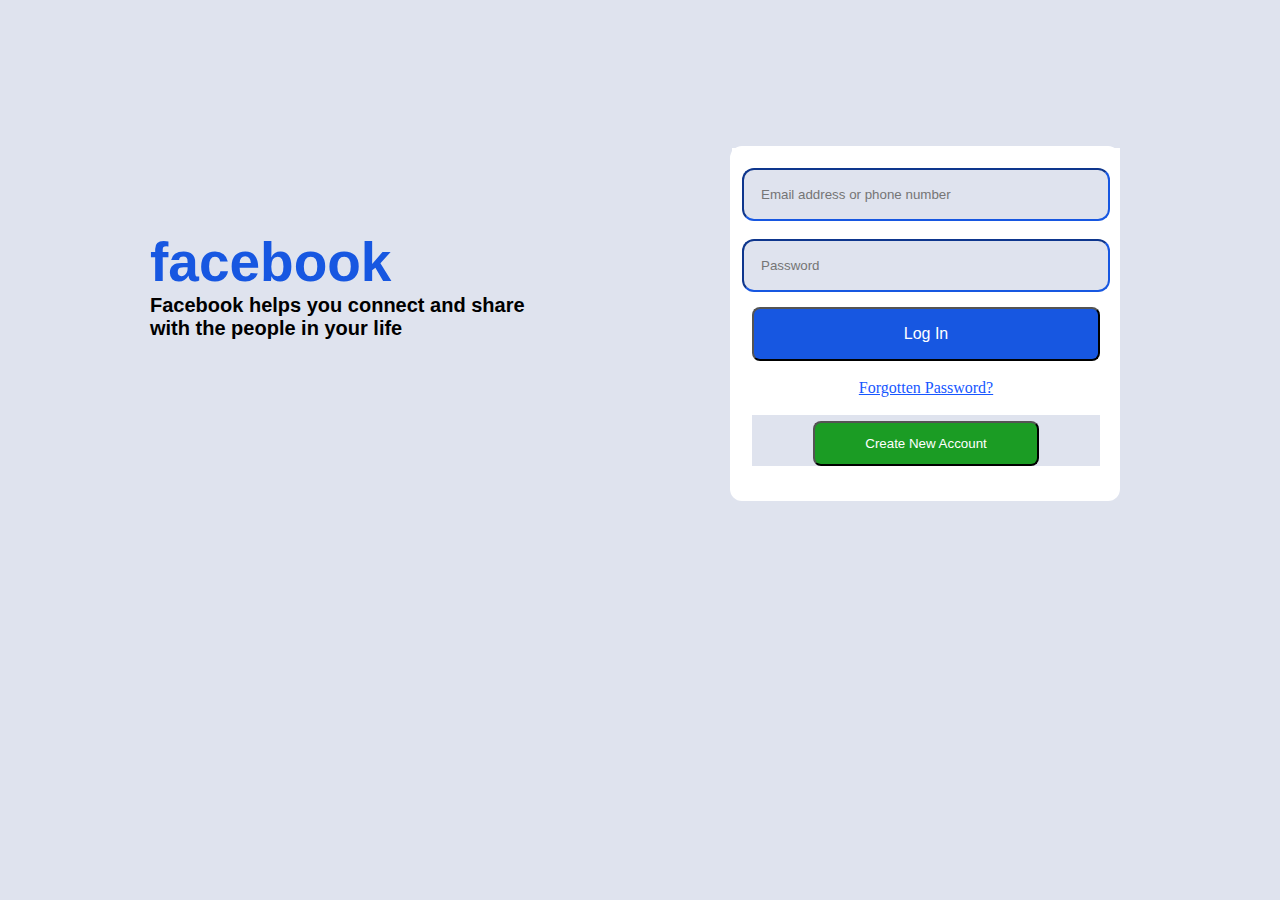
<file: Fb login/index.html>
<!DOCTYPE html>
<html lang="en">
<head>
    <meta charset="UTF-8">
    <meta http-equiv="X-UA-Compatible" content="IE=edge">
    <meta name="viewport" content="width=device-width, initial-scale=1.0">
    <title>Facebook Login</title>
    <link rel="stylesheet" href="style.css">
</head>
<body>
    <div class="mydiv">
        <h1 id="Text">
            facebook
        </h1>
        <h2 id="body">
            Facebook helps you connect and share<br>with the people in your life
        </h2>
    </div>
    <div class="imp">
        <form class="form">
            <input type="text" placeholder="Email address or phone number"><br><br>
            <input type="password" placeholder="Password"><br>
            <button class="one">Log In</button><br><br>
           <a href="" class="three">Forgotten Password?</a><br><br>
           
        <div>
           <button class="four">Create New Account</button>
        </div>
        </div>
           
        </form>
    
    
</body>
</html>
</file>
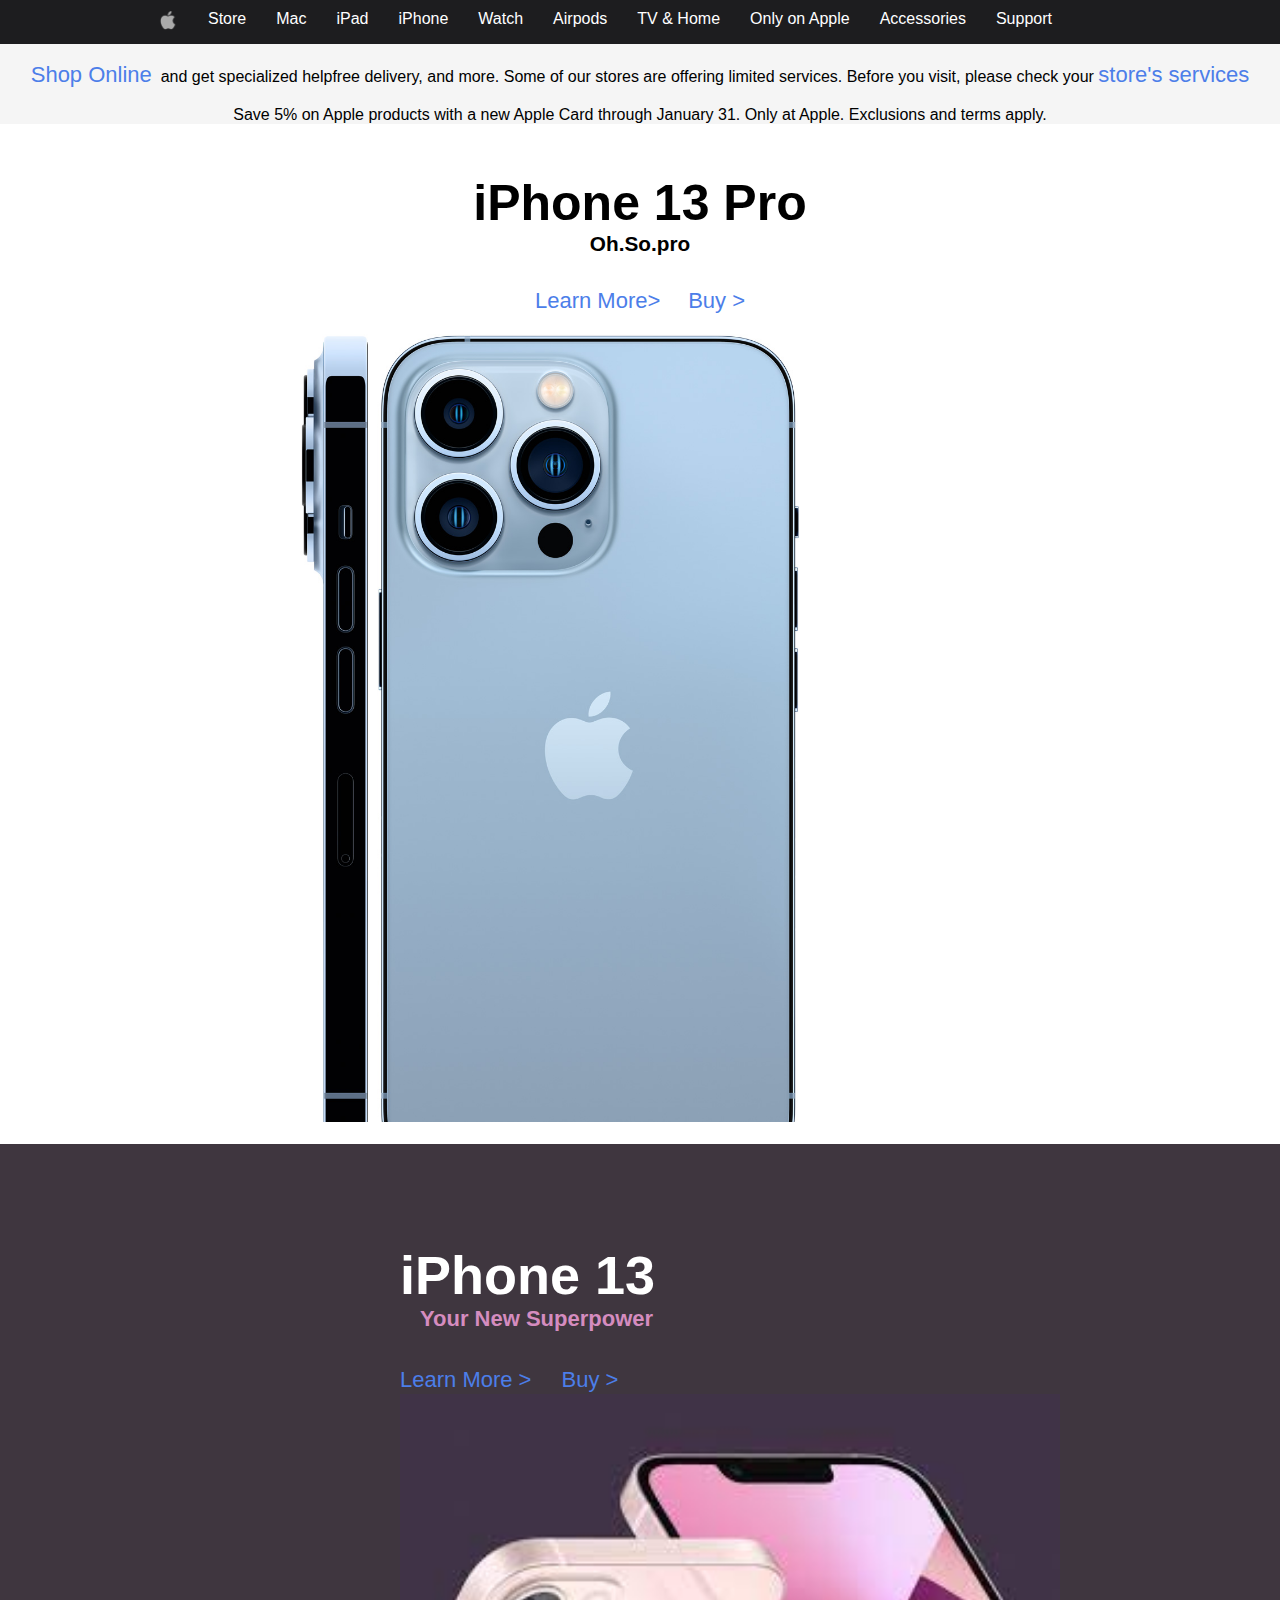
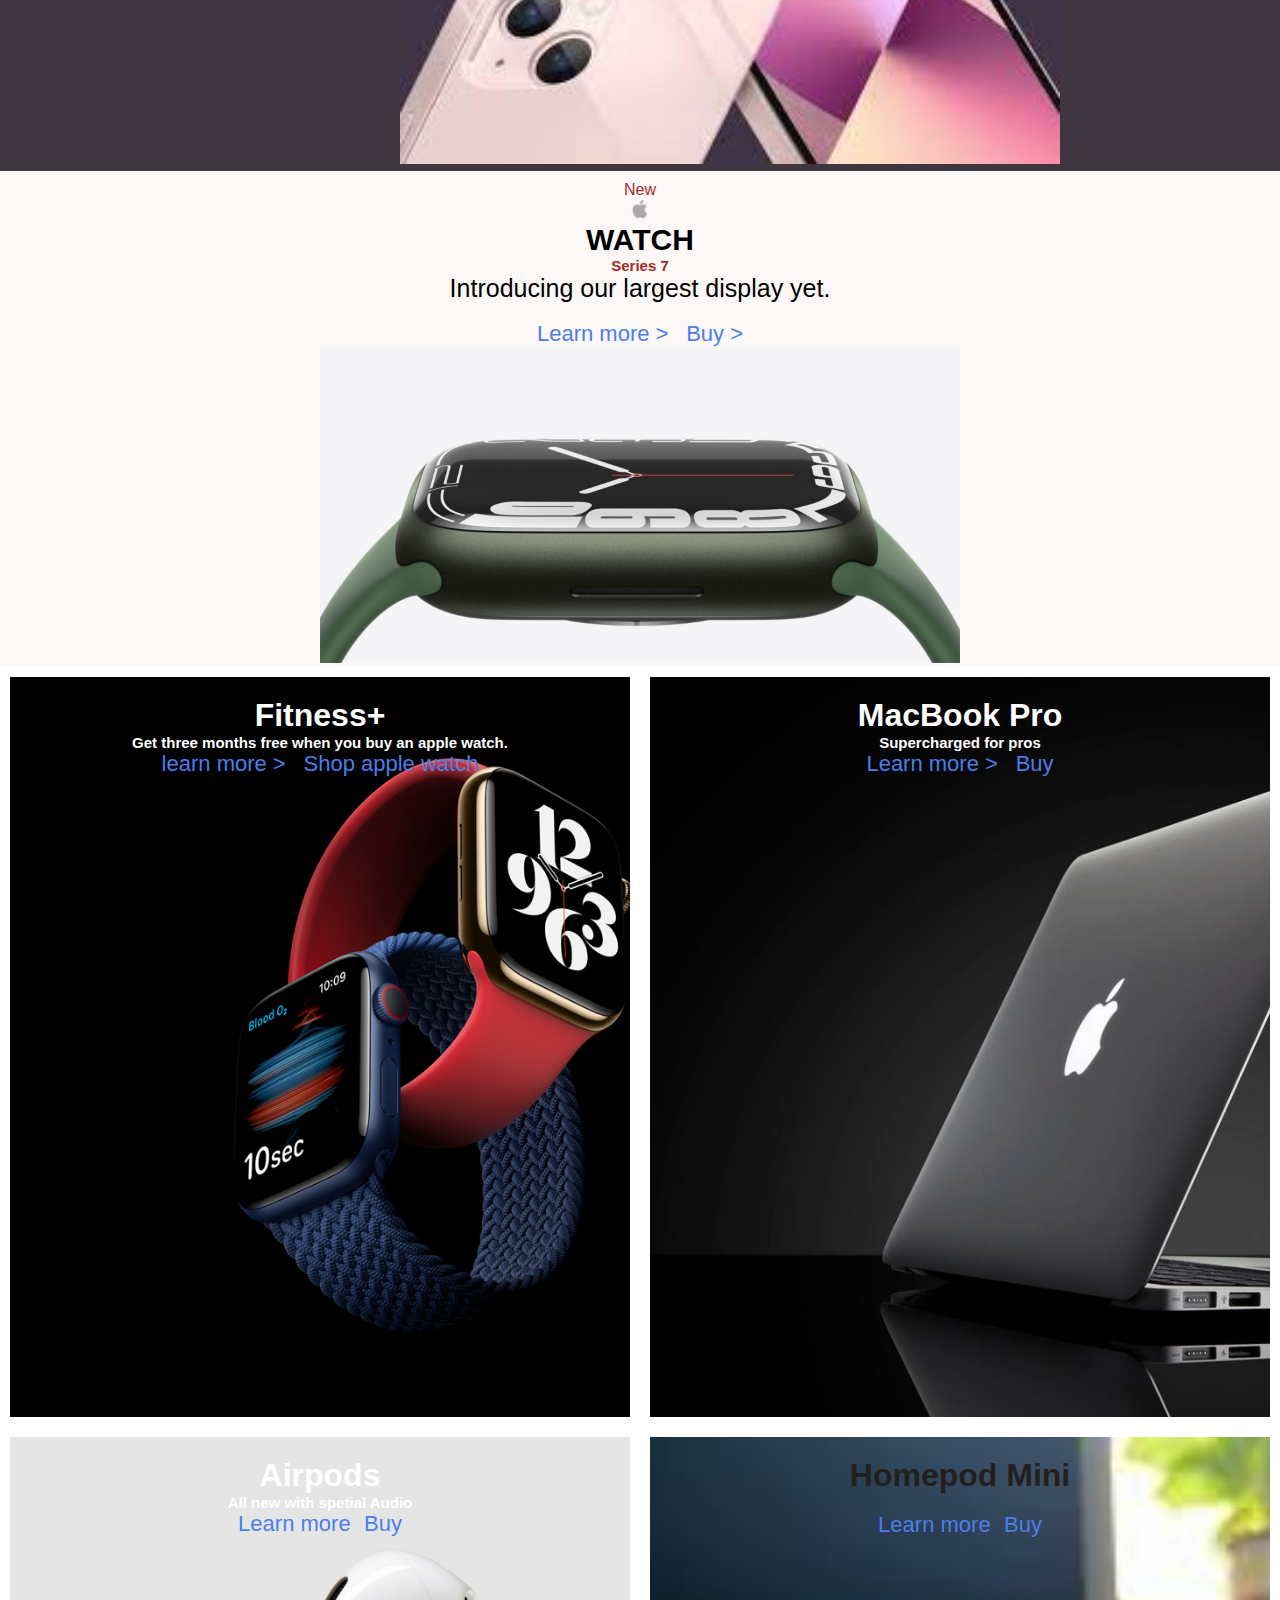
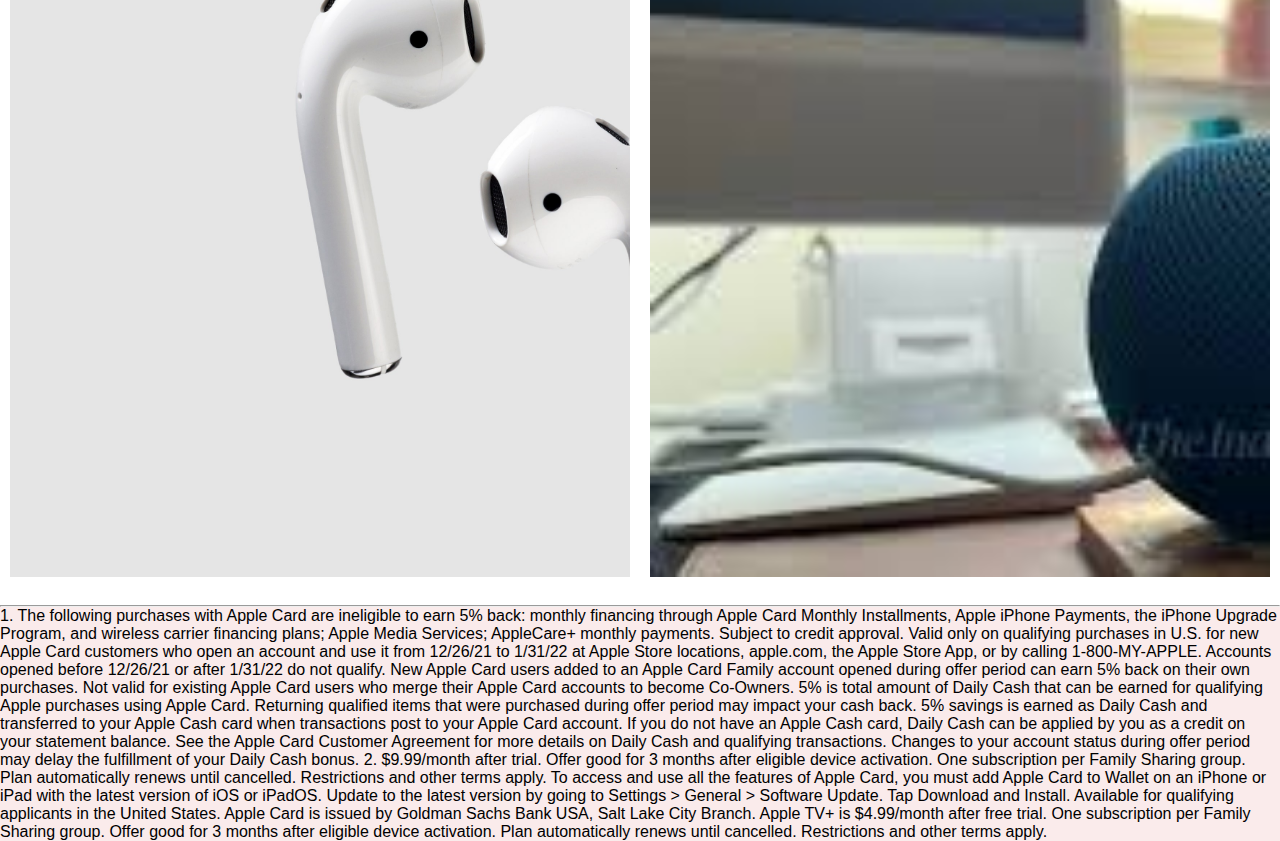
<file: Apple/apple.html>
<!DOCTYPE html>
<html lang="en">
<head>
    <meta charset="UTF-8">
    <meta http-equiv="X-UA-Compatible" content="IE=edge">
    <meta name="viewport" content="width=device-width, initial-scale=1.0">
    <title>Apple</title>
    <link rel="stylesheet" href="style.css">
</head>
<body>
    <div class="up">
        <ul>
           <li><a href="#"><img src="Apple-logo-2021.png" width="20" height="20"></a></li>
           <li><a href="#">Store</a></li>
           <li><a href="#">Mac</a></li>
           <li><a href="#">iPad</a></li>
           <li><a href="#">iPhone</a></li>
           <li><a href="#">Watch</a></li>
           <li><a href="#">Airpods</a></li>
           <li><a href="#">TV & Home</a></li>
           <li><a href="#">Only on Apple</a></li>
           <li><a href="#">Accessories</a></li>
           <li><a href="#">Support</a></li>
           <li><a href="#"></a></li>
        </ul>
    </div>
    <div class="down"><br>
       <p> <a href="">Shop Online</a>&nbsp and get specialized helpfree delivery, and more. Some of our stores are offering limited services. Before you visit, please check your <a href="">store's services</a><br><br>
        <p>Save 5% on Apple products with a new Apple Card through January 31. Only at Apple. Exclusions and terms apply.</p>
    </div>
    <div class="left">
        <h1>iPhone 13 Pro</h1>
        <h5>Oh.So.pro</h5><br>
        <p><a href="">Learn More></a>&nbsp &nbsp <a href="">Buy ></a></p>
    </div>
   <p><img src="water_resistant__gnhxpuloslay_large.jpg" width="500px"></p><br>
    <div class="right">
        <h1>iPhone 13</h1>
        <h5>Your New Superpower</h5><br>
        <p><a href="#">Learn More ></a>&nbsp &nbsp <a href="#">Buy ></a></p>
        <img class="first" src="images.jpg" alt=""width="100%"></img>
    </div>
    <div class="third">
        <p>New</p>
        <img src="Apple-logo-2021.png" width="20px"><h3>WATCH</h3>
        <h6>Series 7</h6>
        <p class="o">Introducing our largest display yet.</p><br>
        <p><a href="#">Learn more ></a>&nbsp &nbsp <a href="#">Buy ></a></p>
        <img src="Apple-Watch-Series-7-2.jpg"width="50%">
    </div>

  <div class="category">
      <div class="box" id="box1">
          <h1>Fitness+</h1>
          <h6>Get three months free when you buy an apple watch.</h6>
          <p><a href="#">learn more ></a>&nbsp &nbsp <a href="#">Shop apple watch</a></p>
  </div>
  <div class="box"id="box2">
      <h1>MacBook Pro</h1>
      <h6>Supercharged for pros</h6>
      <p><a href="#">Learn more ></a>&nbsp &nbsp <a href="#">Buy</a></p>
      </div>
      </div>

      <div class="cd">
          <div class="trio"id="trio1">
              <h1>Airpods</h1>
              <h6>All new with spetial Audio</h6>
              <p><a href="#">Learn more</a>&nbsp &nbsp<a href="#">Buy</a></p>
      </div>
      <div class="trio"id="trio2">
          <h1>Homepod Mini</h1><br>
          <p><a href="#">Learn more</a>&nbsp &nbsp<a href="#">Buy</a></p>
          </div>
      </div><br>
      <hr>
      <p class="pp">
        1. The following purchases with Apple Card are ineligible to earn 5% back: monthly financing through Apple Card Monthly Installments, Apple iPhone Payments, the iPhone Upgrade Program, and wireless carrier financing plans; Apple Media Services; AppleCare+ monthly payments. Subject to credit approval. Valid only on qualifying purchases in U.S. for new Apple Card customers who open an account and use it from 12/26/21 to 1/31/22 at Apple Store locations, apple.com, the Apple Store App, or by calling 1-800-MY-APPLE. Accounts opened before 12/26/21 or after 1/31/22 do not qualify. New Apple Card users added to an Apple Card Family account opened during offer period can earn 5% back on their own purchases. Not valid for existing Apple Card users who merge their Apple Card accounts to become Co-Owners. 5% is total amount of Daily Cash that can be earned for qualifying Apple purchases using Apple Card. Returning qualified items that were purchased during offer period may impact your cash back. 5% savings is earned as Daily Cash and transferred to your Apple Cash card when transactions post to your Apple Card account. If you do not have an Apple Cash card, Daily Cash can be applied by you as a credit on your statement balance. See the Apple Card Customer Agreement for more details on Daily Cash and qualifying transactions. Changes to your account status during offer period may delay the fulfillment of your Daily Cash bonus.
        2. $9.99/month after trial. Offer good for 3 months after eligible device activation. One subscription per Family Sharing group. Plan automatically renews until cancelled. Restrictions and other terms apply.
        To access and use all the features of Apple Card, you must add Apple Card to Wallet on an iPhone or iPad with the latest version of iOS or iPadOS. Update to the latest version by going to Settings > General > Software Update. Tap Download and Install.
        Available for qualifying applicants in the United States.
        Apple Card is issued by Goldman Sachs Bank USA, Salt Lake City Branch.
        Apple TV+ is $4.99/month after free trial. One subscription per Family Sharing group. Offer good for 3 months after eligible device activation. Plan automatically renews until cancelled. Restrictions and other terms apply.
      </p>
</body>
</html>
</file>
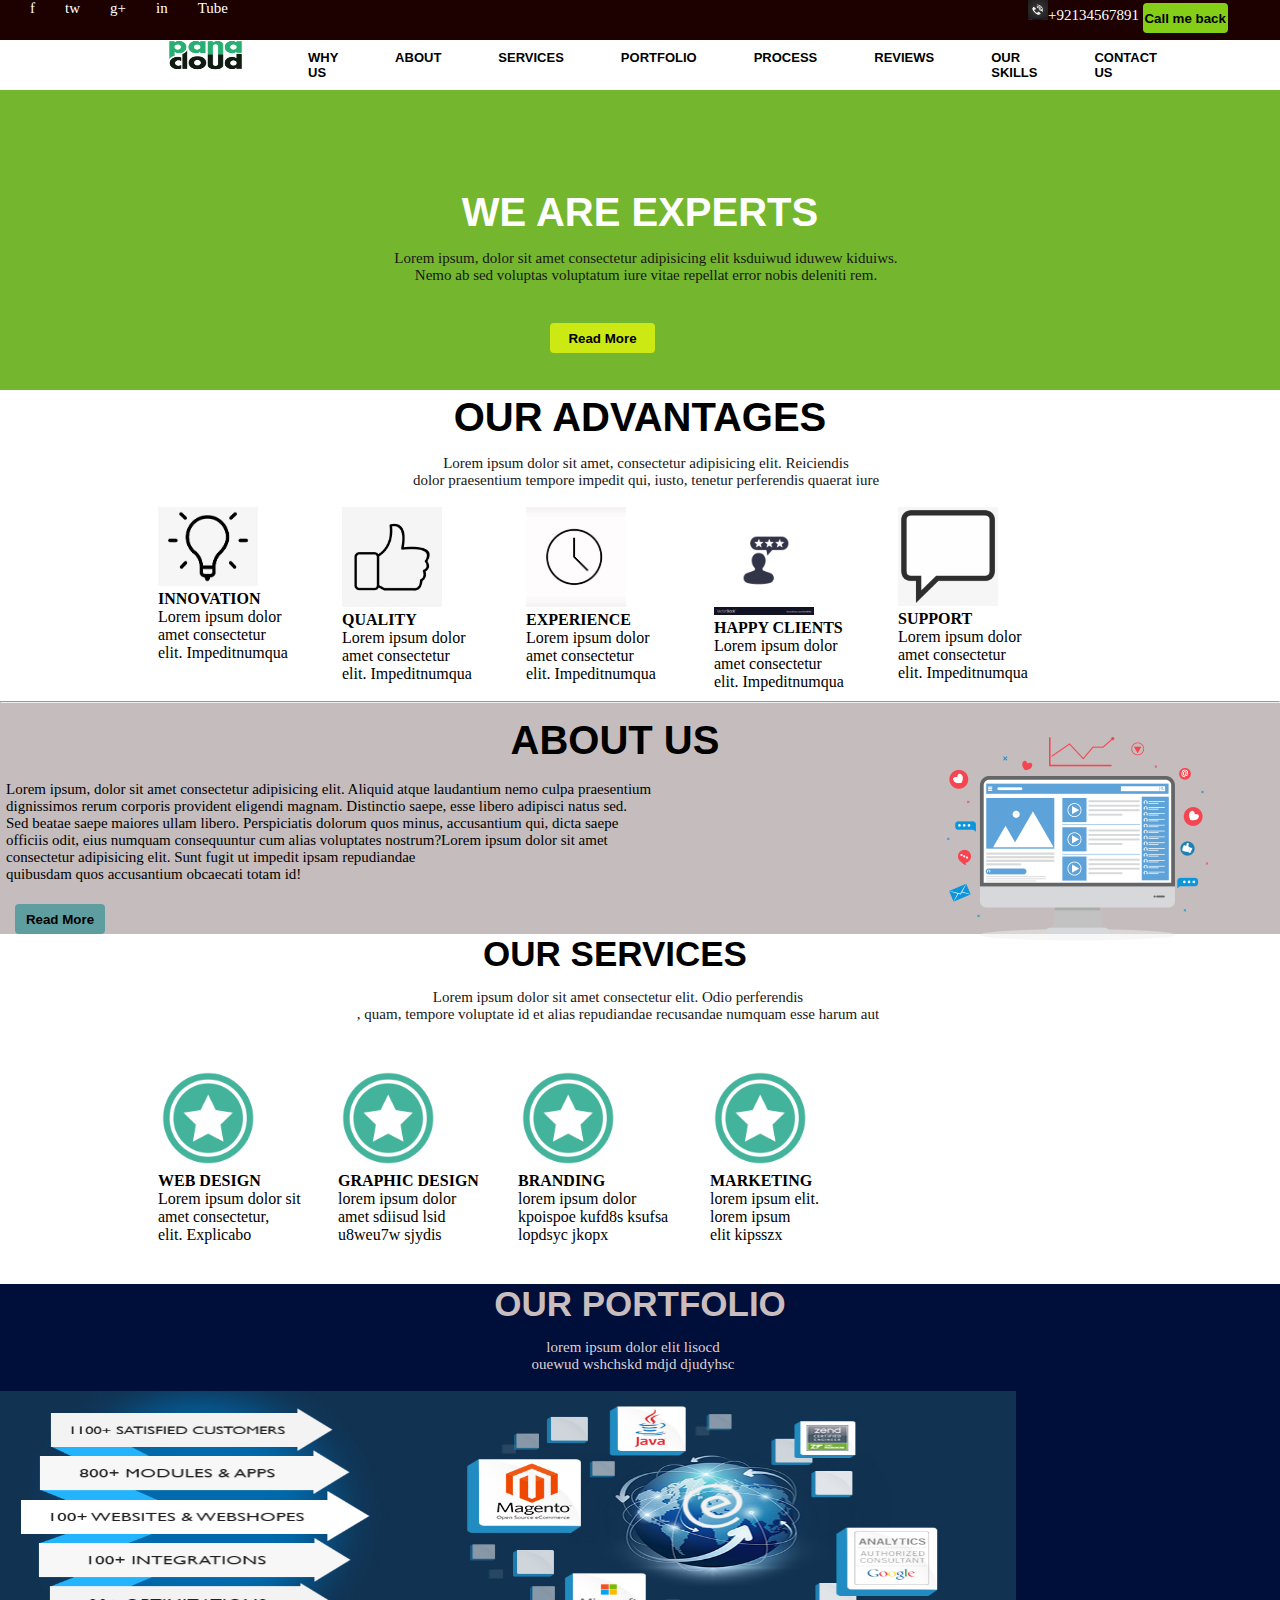
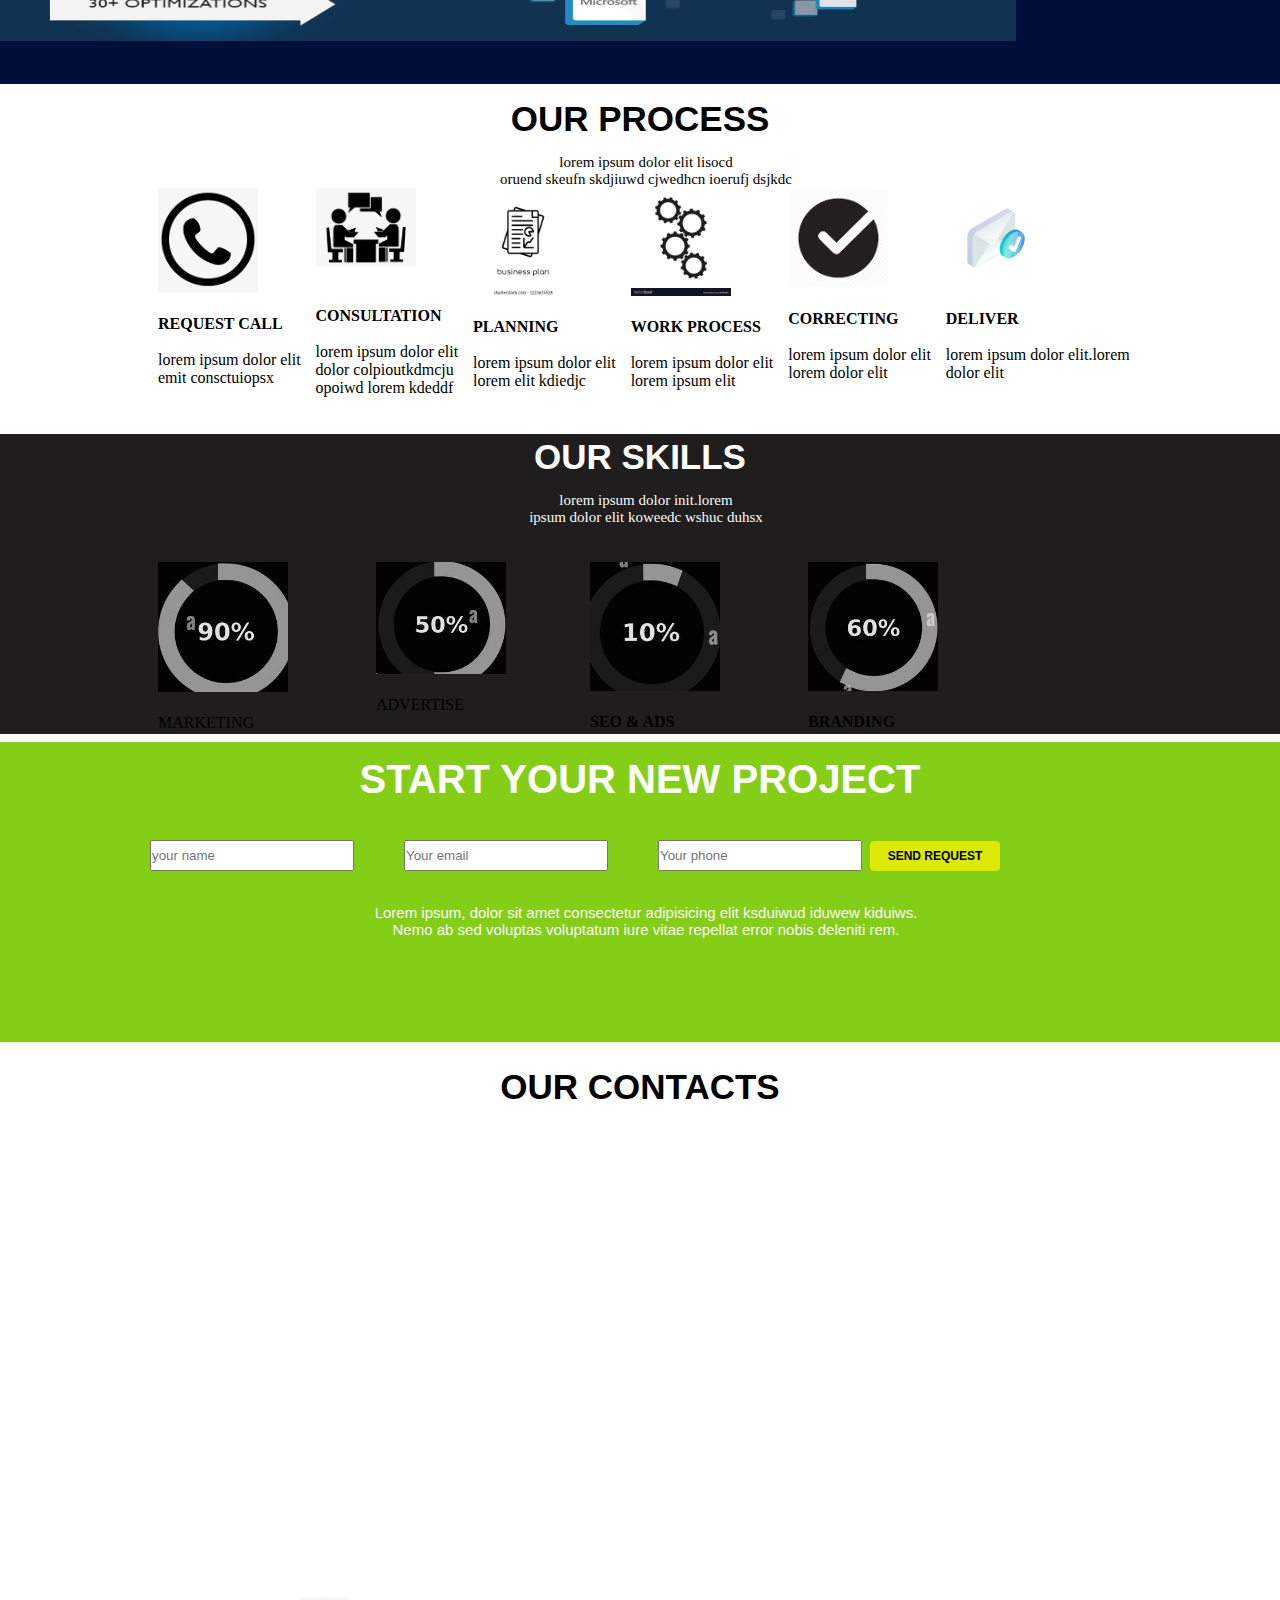
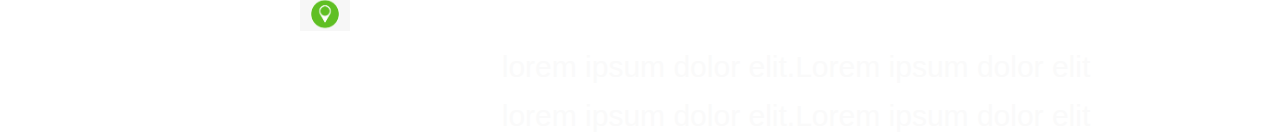
<file: css final assignment/panacloud.html>
<!DOCTYPE html>
<html lang="en">
<head>
    <meta charset="UTF-8">
    <meta http-equiv="X-UA-Compatible" content="IE=edge">
    <meta name="viewport" content="width=device-width, initial-scale=1.0">
    <title>pana cloud</title>
    <link rel="stylesheet" href="style.css">
</head>
<body>
    <nav class="ms">
    <div class="one">
        <li>f</li>
        <li>tw</li>
        <li>g+</li>
        <li>in</li>
        <li>Tube</li>
       
        <p><img src="iu.jpeg"width="20"height="20">+92134567891</p>&nbsp
        <button>Call me back</button>
    </nav>
    </div>
    <div class="two">
        <ul>
    
       <li><img src="panacloud.png"width="95"height="30"></li>
         <li><a href="#"> WHY US</a>
         <li><a href="#">ABOUT</a></li>
         <li><a href="#">SERVICES</a></li>
         <li><a href="#">PORTFOLIO</a></li>
         <li> <a href="#">PROCESS</a></li>
          <li><a href="#">REVIEWS</a></li>
         <li><a href="#">OUR SKILLS</a></li>
         <li> <a href="#">CONTACT US</a> </li>
             
        </ul>
    </div>

    <div class="three">
        <h1>WE ARE EXPERTS</h1>
        <p class="para">Lorem ipsum, dolor sit amet consectetur adipisicing elit ksduiwud iduwew kiduiws.<br> Nemo ab sed voluptas
                        voluptatum iure vitae repellat error nobis deleniti rem. </p><br><br>
             <button class="green">Read More</button>
    </div>
    <div class="four">
        <h1 class="heading">OUR ADVANTAGES</h1>
        <p class="para">Lorem ipsum dolor sit amet, consectetur adipisicing elit. Reiciendis<br>
                        dolor praesentium tempore impedit qui, iusto, tenetur perferendis quaerat iure</p>
     <br>
        <ul>
         <li>
        <figure>
        <img src="smart.png"width="100px"> &nbsp&nbsp&nbsp&nbsp&nbsp&nbsp&nbsp&nbsp&nbsp&nbsp&nbsp&nbsp&nbsp&nbsp&nbsp&nbsp&nbsp&nbsp&nbsp&nbsp<br>
          <figcaption><b>INNOVATION</b><br>Lorem ipsum dolor<br> amet consectetur <br>elit. Impeditnumqua </figcaption></figure>
         
           <figure>
           <img src="quality.jpeg"width="100px">&nbsp&nbsp&nbsp&nbsp&nbsp&nbsp&nbsp&nbsp&nbsp&nbsp&nbsp&nbsp&nbsp&nbsp&nbsp&nbsp&nbsp&nbsp&nbsp&nbsp&nbsp
           <figcaption><b>QUALITY</b><br>Lorem ipsum dolor<br> amet consectetur <br>elit. Impeditnumqua</figcaption></figure>

           <figure>
           <img src="clock.jpeg"width="100px">&nbsp&nbsp&nbsp&nbsp&nbsp&nbsp&nbsp&nbsp&nbsp&nbsp&nbsp&nbsp&nbsp&nbsp&nbsp&nbsp&nbsp&nbsp&nbsp&nbsp&nbsp&nbsp
           <figcaption><b>EXPERIENCE</b><br>Lorem ipsum dolor<br> amet consectetur <br>elit. Impeditnumqua</figcaption></figure>

           <figure>
           <img src="client.jpeg"width="100px">&nbsp&nbsp&nbsp&nbsp&nbsp&nbsp&nbsp&nbsp&nbsp&nbsp&nbsp&nbsp&nbsp&nbsp&nbsp&nbsp&nbsp&nbsp&nbsp&nbsp&nbsp
           <figcaption><b>HAPPY CLIENTS</b><br>Lorem ipsum dolor<br> amet consectetur <br>elit. Impeditnumqua</figcaption></figure>

           <figure>
           <img src="square.jpeg"width="100px">
           <figcaption><b>SUPPORT</b><br>Lorem ipsum dolor<br> amet consectetur <br>elit. Impeditnumqua</figcaption></figure>
            </li>
            </ul>
            <hr>

            <div class="five">
                <img class="market"src="ksdc.png"width="300px">
            <h1 class="about">ABOUT US</h1><br>
            
            
                <p>Lorem ipsum, dolor sit amet consectetur adipisicing elit. Aliquid atque laudantium nemo culpa praesentium<br> dignissimos rerum corporis provident eligendi magnam. Distinctio saepe, esse libero adipisci natus sed.<br> Sed beatae saepe maiores ullam libero. Perspiciatis dolorum quos minus, accusantium qui, dicta saepe<br> officiis odit, eius numquam consequuntur cum alias voluptates nostrum?Lorem ipsum dolor sit amet<br>consectetur adipisicing elit. Sunt fugit ut impedit ipsam repudiandae<br> quibusdam quos accusantium obcaecati totam id! </p><br>
                
             <button class="read">Read More</button><br>
            <div class="six">
             <h2>OUR SERVICES</h2>
            <p class="lorem">Lorem ipsum dolor sit amet consectetur  elit. Odio perferendis<br>, quam, tempore voluptate id et alias repudiandae recusandae numquam esse harum aut </p><br>
                 <!-- <div class="web"> -->
             <ul>
            <li>
            <figure>
             <img src="star.png"width="100px">&nbsp&nbsp&nbsp&nbsp&nbsp&nbsp&nbsp&nbsp&nbsp&nbsp&nbsp&nbsp&nbsp&nbsp&nbsp&nbsp&nbsp&nbsp&nbsp&nbsp
            <figcaption><b>WEB DESIGN</b><br>Lorem ipsum dolor sit <br> amet consectetur,<br> elit. Explicabo</figcaption></figure>
                    
                
              <figure>
              <img src="star.png"width="100px">&nbsp&nbsp&nbsp&nbsp&nbsp&nbsp&nbsp&nbsp&nbsp&nbsp&nbsp&nbsp&nbsp&nbsp&nbsp&nbsp&nbsp&nbsp&nbsp&nbsp
             <figcaption><b>GRAPHIC DESIGN</b><br>lorem ipsum dolor<br>amet sdiisud lsid<br>u8weu7w sjydis</figcaption></figure>
               <figure>
              <img src="star.png"width="100px">&nbsp&nbsp&nbsp&nbsp&nbsp&nbsp&nbsp&nbsp&nbsp&nbsp&nbsp&nbsp&nbsp&nbsp&nbsp&nbsp&nbsp&nbsp&nbsp&nbsp&nbsp&nbsp&nbsp
              <figcaption><b>BRANDING</b><br>lorem ipsum dolor<br>kpoispoe kufd8s ksufsa<br>lopdsyc jkopx</figcaption></figure>
                <figure>
                <img src="star.png"width="100px">&nbsp&nbsp&nbsp&nbsp&nbsp&nbsp&nbsp&nbsp&nbsp&nbsp&nbsp&nbsp&nbsp&nbsp&nbsp&nbsp&nbsp&nbsp&nbsp&nbsp
               <figcaption><b>MARKETING</b><br>lorem ipsum elit.<br>lorem ipsum<br>elit kipsszx</figcaption></figure>
                   </ul>
                   </li>
                  </div>
                  <div class="seven">
                 <h3><b>OUR PORTFOLIO</b></h3>
                <p class="port">lorem ipsum dolor elit lisocd <br>ouewud wshchskd mdjd djudyhsc</p><br>
                <img src="banner.jpeg"width="1016px"height="250px">
                 </div>
              <div class="eight">
                 <h4><b>OUR PROCESS</b></h4>
                 <p>lorem ipsum dolor elit lisocd<br> oruend skeufn skdjiuwd cjwedhcn ioerufj dsjkdc</p>
                    <ul>
                    <li>
                    <figure>
                   <img src="reqcall.png"width="100px">&nbsp&nbsp&nbsp&nbsp&nbsp&nbsp&nbsp&nbsp&nbsp&nbsp&nbsp&nbsp&nbsp&nbsp&nbsp&nbsp&nbsp&nbsp&nbsp&nbsp&nbsp&nbsp
                     <figcaption><b>REQUEST CALL</b><br><br>lorem ipsum dolor elit<br>emit consctuiopsx</figcaption></figure>
                    <figure>
                    <img src="consultation.png"width="100px">&nbsp&nbsp&nbsp&nbsp&nbsp&nbsp&nbsp&nbsp&nbsp&nbsp&nbsp&nbsp&nbsp&nbsp&nbsp&nbsp&nbsp&nbsp&nbsp&nbsp&nbsp&nbsp
                       <figcaption><br><b>CONSULTATION</b><br><br>lorem ipsum dolor elit<br>dolor colpioutkdmcju<br>opoiwd lorem kdeddf</figcaption></figure>
                     <figure>
                     <img src="planning.png"width="100px">&nbsp&nbsp&nbsp&nbsp&nbsp&nbsp&nbsp&nbsp&nbsp&nbsp&nbsp&nbsp&nbsp&nbsp&nbsp&nbsp&nbsp&nbsp&nbsp&nbsp&nbsp&nbsp
                    <figcaption><b>PLANNING</b><br><br>lorem ipsum dolor elit<br>lorem elit kdiedjc</figcaption></figure>
                     <figure>
                    <img src="work.jpeg"width="100px">&nbsp&nbsp&nbsp&nbsp&nbsp&nbsp&nbsp&nbsp&nbsp&nbsp&nbsp&nbsp&nbsp&nbsp&nbsp&nbsp&nbsp&nbsp&nbsp&nbsp&nbsp&nbsp
                    <figcaption><b>WORK PROCESS</b><br><br>lorem ipsum dolor elit<br>lorem ipsum elit</figcaption></figure>
                     <figure>
                             <img src="correct.png"width="100px">&nbsp&nbsp&nbsp&nbsp&nbsp&nbsp&nbsp&nbsp&nbsp&nbsp&nbsp&nbsp&nbsp&nbsp&nbsp&nbsp&nbsp&nbsp&nbsp&nbsp&nbsp&nbsp
                            <figcaption><b>CORRECTING</b><br><br>lorem ipsum dolor elit<br>lorem dolor elit</figcaption></figure>
                             <figure>
                            <img src="tick.jpeg"width="100px">&nbsp&nbsp&nbsp&nbsp&nbsp&nbsp&nbsp&nbsp&nbsp&nbsp&nbsp&nbsp&nbsp&nbsp&nbsp&nbsp&nbsp&nbsp&nbsp&nbsp&nbsp&nbsp
                            <figcaption><br><b>DELIVER</b><br><br>lorem ipsum dolor elit.lorem dolor elit</figcaption></figure>
                     </figure>
                      </li></ul></div>

                     <div class="nine">
                         <h5>OUR SKILLS</h5>
                         <p>lorem ipsum dolor init.lorem <br>ipsum dolor elit koweedc wshuc duhsx</p><br><br>
                         <ul>
                             <li>
                        <figure>       
                        <img src="90.png"width="130px">&nbsp&nbsp&nbsp&nbsp&nbsp&nbsp&nbsp&nbsp&nbsp&nbsp&nbsp&nbsp&nbsp&nbsp&nbsp&nbsp&nbsp&nbsp&nbsp&nbsp&nbsp&nbsp
                        <figcaption><br>MARKETING</figcaption></figure>
                        <figure>
                        <img src="50.png"width="130px">&nbsp&nbsp&nbsp&nbsp&nbsp&nbsp&nbsp&nbsp&nbsp&nbsp&nbsp&nbsp&nbsp&nbsp&nbsp&nbsp&nbsp&nbsp&nbsp&nbsp&nbsp
                        <figcaption><br>ADVERTISE</figcaption></figure>
                        <figure>
                        <img src="10.png"width="130px">&nbsp&nbsp&nbsp&nbsp&nbsp&nbsp&nbsp&nbsp&nbsp&nbsp&nbsp&nbsp&nbsp&nbsp&nbsp&nbsp&nbsp&nbsp&nbsp&nbsp&nbsp&nbsp
                        <figcaption><b><br>SEO & ADS</b></figcaption></figure>
                        <figure>
                        <img src="60.png"width="130px">&nbsp&nbsp&nbsp&nbsp&nbsp&nbsp&nbsp&nbsp&nbsp&nbsp&nbsp&nbsp&nbsp&nbsp&nbsp&nbsp&nbsp&nbsp&nbsp&nbsp&nbsp&nbsp
                        <figcaption><br><b>BRANDING</b></figcaption></figure>
                        </li>
                        </ul>

                        <div class="ten">
                            <h6>START YOUR NEW PROJECT</h6><br><br>
                        
                       
                            <forms>
                                    <input class="yn" type ="name" placeholder="your name"><input class="ye" type="email" placeholder="Your email"><input class="ym" type="number"placeholder="Your phone">&nbsp&nbsp<button class="bt" type="button">SEND REQUEST</button><br><br>
                       
                                </forms>
                                <p class="we">Lorem ipsum, dolor sit amet consectetur adipisicing elit ksduiwud iduwew kiduiws.<br> Nemo ab sed voluptas
                                    voluptatum iure vitae repellat error nobis deleniti rem.</p><br>
                        </div>
                       <div class="eleven">
                           <h4 class="kk">OUR CONTACTS</h4><br>
                           
                         <iframe src="https://www.google.com/maps/embed?pb=!1m18!1m12!1m3!1d3619.5179332400685!2d67.06244031500314!3d24.88030898404461!2m3!1f0!2f0!3f0!3m2!1i1024!2i768!4f13.1!3m3!1m2!1s0x3eb33eeb7fad5f3d%3A0x8d35bce5943c7490!2sSastaticket.pk!5e0!3m2!1sen!2s!4v1645207477165!5m2!1sen!2s" width="600" height="450" style="border:0;" allowfullscreen="" loading="lazy"></iframe></iframe><br><br>
                         <img class="location" src="location.png"width="50px">&nbsp<p class="lop">lorem ipsum dolor elit.Lorem ipsum dolor elit</p>
                         <p class="lop">lorem ipsum dolor elit.Lorem ipsum dolor elit</p>
                        </div>

                        
                        
                       
                        
                   
                    
                     
                     

                
               
                 
                                        
           
           





    
                  

    
</body>
</html>
</file>
<file: Fb login/style.css>
* {
    margin: 0%;
    padding:0%;
    background-color: #dfe3ee;
}
.mydiv {
    margin-top: 230px;
    margin-left: 150px;

}
#Text {
    font-size: 55px;
    color: rgb(23, 87, 225);
    font-family: sans-serif;
}
#body {
    font-size: 20px;
    color: black;
    font-family: Arial;
}
.imp {
    width: 400px;
    height: 350px;
    margin-top: -194px;
    margin-right: 160px;
    float: right;
    border-radius: 12px;
    background-color: white;
    width: 390px;
    height: 355px;
    text-align: center;
}
.form {
    float: right;
   background-color: white;
    margin-top: 2px;
    padding: 20px;
}
.form input {
    margin-left: -10px;
    margin-right: -10px;
    padding: 17px;
    width: 330px;
    border-radius: 12px;
    border-color: rgb(23, 87, 225);
}
.one {
    margin-top: 15px;
    border-radius: 8px;
    background-color:rgb(23, 87, 225);
    padding: 16px;
    width: 100%;
    color: white;
    font-family: sans-serif;
    font-size: 16px;
}
.two {
    background-color: white;
    font-size: 16px;
    color: rgb(23, 87, 225);
    margin-top: 10px;
}

.three {
   background-color: white;
   font-size: 16px;
   color: rgb(23, 87, 255);
}
.four {
     background-color: #1b9c24;
     color: white;
     margin-top: 6px;
     padding: 13px;
     border-radius: 8px;
     width: 65%;
     font-family: sans-serif;
     margin-left: 30px;
     margin-right: 30px;
}
</file>
<file: Apple/style.css>
* {
    margin: 0%;
    padding:0%;
}
.up {
    background-color:#1d1d1f ;
}
body {
    font-family: 'Gill Sans', 'Gill Sans MT', Calibri, 'Trebuchet MS', sans-serif;
}
nav {
    width: 100%;
    height: 40px;
    font-size: 12pt;

}

ul {
    width:80%;
    margin: auto;
    padding: 10px;
    display: flex;
}
li {
    text-decoration: none;
    list-style: none;
    margin-left: 30px;
}
li a {
    color: white;
    text-decoration: none;
}
.down {
    text-align: center;
    background-color:whitesmoke ;
}
.left {
    padding-top: 50px;
    text-align: center;
    font-size: 25px;
    font-family: sans-serif;
}
p a {
    font-family: sans-serif;
    font-size: 20px;
    text-decoration: none;
}
p img {
    padding-left: 300px;
    padding-top: 20px;
}
.right {
    background-color:rgb(63, 54, 63);
    padding-top: 100px;
    padding-left: 400px;
    font-family: Arial, Helvetica, sans-serif;
    font-size: 27px ;
    color: white;
    text-align: left;
}
.right h5 {
    padding-left: 20px;
    font-family: sans-serif;
    font-size: 22px;
    color: rgb(213, 140, 191);
    text-align: left;
}
p a {
    text-align: center;
    font-size: 22px;
    font-family: sans-serif;
    text-decoration: none;
    color: rgb(65, 98, 206);
}
.first  {
   width: 75%;
   height: 40%;
}
.third {
    padding-top: 10px;
    text-align: center;
    color: brown;
    background-color: rgb(252, 248, 248);
}
h3 {
    font-size: 30px;
    color: black;
    font-family: sans-serif;
}
h6 {
    font-size: 15px;
    font-family: sans-serif;

}
.o  {
    font-size: 25px;
    font-family: sans-serif;
    color: black;
}
p a {
    font-size: 22px;
    text-decoration: none;
    font-family: sans-serif;
}
.category {
    display: flex;
}
.category .box {
    text-align: center;
    height: 80vh;
    width: 50%;
    margin: 10px;
    background-size: cover;
    padding-top: 20px;
    color: white;
    text-decoration: none;
}
p a {
    /* padding-top: 100%; */
    font-family: sans-serif;
    color: rgb(76, 126, 233);
    
}
#box1 {
    background-image: url("Apple_delivers-apple-watch-series-6_09152020_big.jpg.large.jpg");
    width: 50%;
}
#box2 {
    background-image: url("https___specials-images.forbesimg.com_imageserve_61086ec373551e86331910e3_0x0.jpg");
    width: 50%;
    color: white;
    background-color: rgba(255, 252, 252, 0.727);
}
.cd {
    display: flex;
}
.cd .trio {
    text-align: center;
    height: 80vh;
    width: 50%;
    margin: 10px;
    background-size: cover;
    padding-top: 20px;
    color: rgb(34, 31, 31);
    text-decoration: none;
}
p a {
    text-decoration: none;
    font-family: sans-serif;
    text-align: left;
}
#trio1 {
    background-image: url("headphones-edit-1.jpg");
    color:white;
    background-color: thistle;
}
#trio2 {
    background-image: url("images\ \(1\).jpg");
    /* width: 20%; */
    /* height: 100%; */
}
.pp {
    font-family: sans-serif;
    background-color: rgba(250, 235, 235, 0.994);
}
</file>
<file: css final assignment/style.css>
* {
    margin: 0%;
    padding: 0%;
}
.one  {
   display: flex;
   color: white;
   font-size: 15px;

}
 nav {
    background-color: rgb(29, 0, 0);
}
p {
    margin-left: 800px;
    font-size: 15px;
}
button {
    color: black;
    background-color: rgb(133, 206, 24);
    border: black;
    border-radius: 3pt;
    width: 85px;
    height: 30px;
    margin-top: 3px;
    font-weight: bold;
}
.two {
    background-color: white;

}

nav {
    width: 100%;
    height: 40px;
    font-size: 12pt;
    display: flex;
}

ul {
    width:80%;
    margin: auto;
    padding: 10px;
    display: flex;
    padding-top:0px;
}

li {
    text-decoration: none;
    list-style: none;
    margin-left: 30px;
    display: flex;
}
li a {
    color: black;
    text-decoration: none;
    margin-left: 25px;
    font-size: 13px;
    font-family: sans-serif;
    font-weight: bold;
    padding-top: 10px;
    padding-right: 2px;
}
.three {
    height: 300px;
    background-color:#74B72E ;
}

h1 {
    text-align: center;
  background-color: #74B72E;
  color: white;
  font-family: sans-serif;
  font-size: 40px;
  padding-top: 100px;
}
.para {
    margin-left: 2px;
    padding-left: 10px;
    color: rgb(24, 22, 22);
    text-align: center;
    padding-top: 15px;
}
.green {
    color: black;
    background-color: rgb(205, 233, 19);
    margin-left: 550px;
    width: 105px;
}
.heading  {
    background-color: white;
    color: black;
    padding-top: 5px;
}
.five {
    height: 600px;
    background-color: rgb(197, 189, 189)
     
}
.about {
    background-color: rgb(197, 189, 189);
    color: black;
    padding-top: 15px;
    padding-left: 300px;
   
}
.five p {
    margin-left:  6px;  
    
}
.market {
   margin-right: 50px;
   float: right;
   margin-bottom: 50px;
   margin-top: 15px;
}
.read {
    color: black;
    background-color: cadetblue;
    width: 90px;
    margin-left: 15px;
}
.six {
    background-color: white;
    height: 350px;
}
h2 {
    text-align: center;
    font-size: 35px;
    font-family: sans-serif;
  padding-left: 300px;
}
.lorem {
    margin-left: 2px;
    padding-left: 300px;
    color: rgb(24, 22, 22);
    text-align: center;
    padding-top: 15px;
}
.web {
    padding-left: 20px;
}
.seven {
    background-color: rgb(0, 14, 58);
    height: 400px;
}
h3 {
    color: rgb(202, 189, 189);
    font-size: 35px;
    font-family: sans-serif;
    text-align: center;
}
.port {
    margin-left: 2px;
    padding-right: 20px;
    color: rgb(221, 209, 209);
    text-align: center; 
    padding-top: 15px;
}
.eight {
    height: 350px;
    background-color: rgb(255, 255, 255);
}
h4 {
    font-size: 35px;
    font-family: sans-serif;
    color: black;
    text-align: center;
    padding-top: 15px;
}
.eight p {
    margin-left: 2px;
    padding-left: 10px;
    color: rgb rgb(0, 0, 0);
    text-align: center;
    padding-top: 15px;
}
.nine {
    height: 300px;
    background-color: rgb(31, 29, 29) ;
}
h5 {
    font-size: 35px;
    font-family: sans-serif;
    color: rgb(255, 255, 255);
    text-align: center;
    padding-top: 3px;
}
.nine p {
    margin-left: 2px;
    padding-left: 10px;
    color: rgb(250, 250, 250);
    text-align: center;
    padding-top: 15px;
}
.ten {
   height: 300px;
   background-color:rgb(133, 206, 24);
}
h6 {
    font-size: 40px;
    font-family: sans-serif;
    color:white;
    text-align: center;
    padding-top: 15px;
}
.yn {
    width: 200px;
    height: 27px;
    margin-left: 150px;
    /* margin-right: 50px; */
   
}
.ye {
    width: 200px;
    height: 27px;
    margin-left: 50px;
    margin-right: 50px;
    float: centre;


}
.ym {
    width: 200px;
    height: 27px;
}
.bt {
    color: black;
    background-color: rgb(220, 232, 6);
    width: 130px;
    font-family: sans-serif;
    font-size: 12px;
}
.we {
    text-align: center;
    font-family: sans-serif;
    font-size: 15px;
   color: black;
}
.eleven {
    margin-top: 10px;
   padding-left: 300px;

}
.kk {
    font-size: 35px;
    font-family: sans-serif;
    color: black;
    text-align: center;
    padding-top: 15px;
    padding-right: 300px;
}
.lop {
    color: black;
    font-size: 30px;
    font-family: sans-serif;
}
</file>
